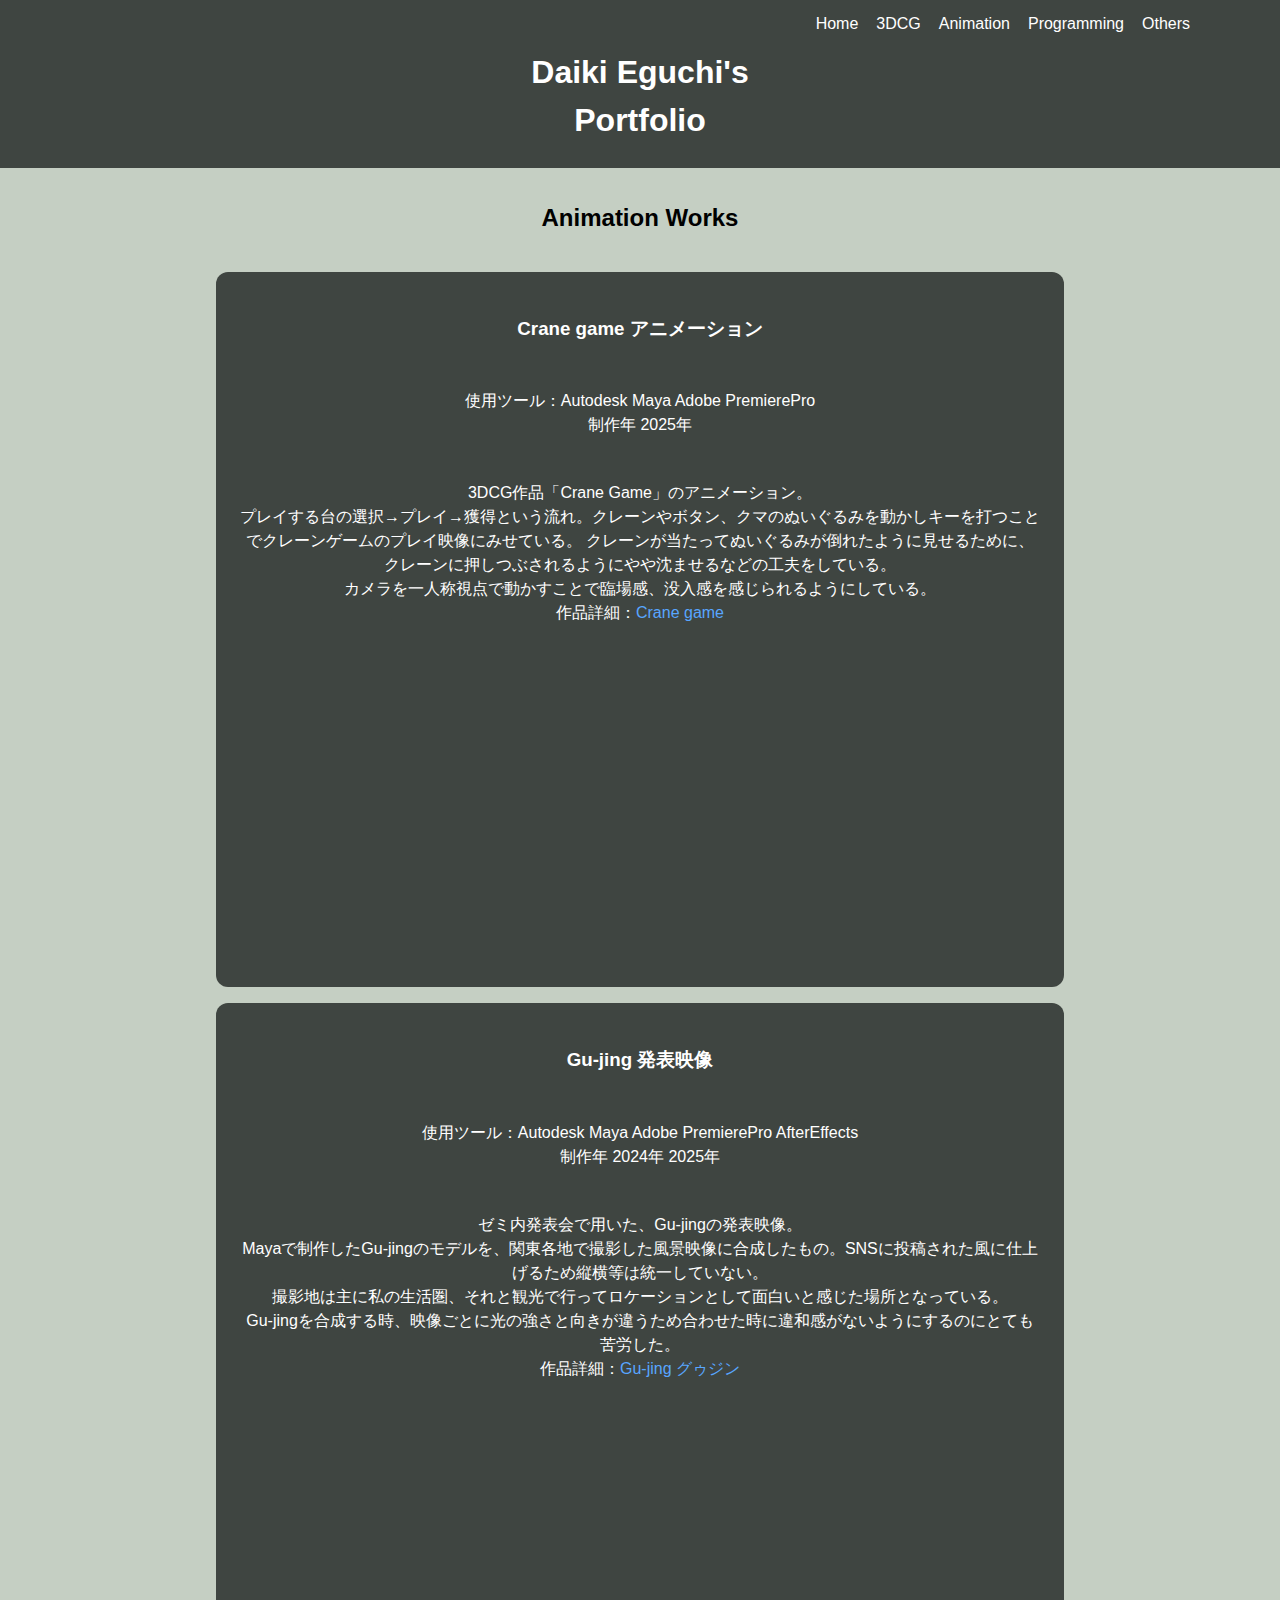
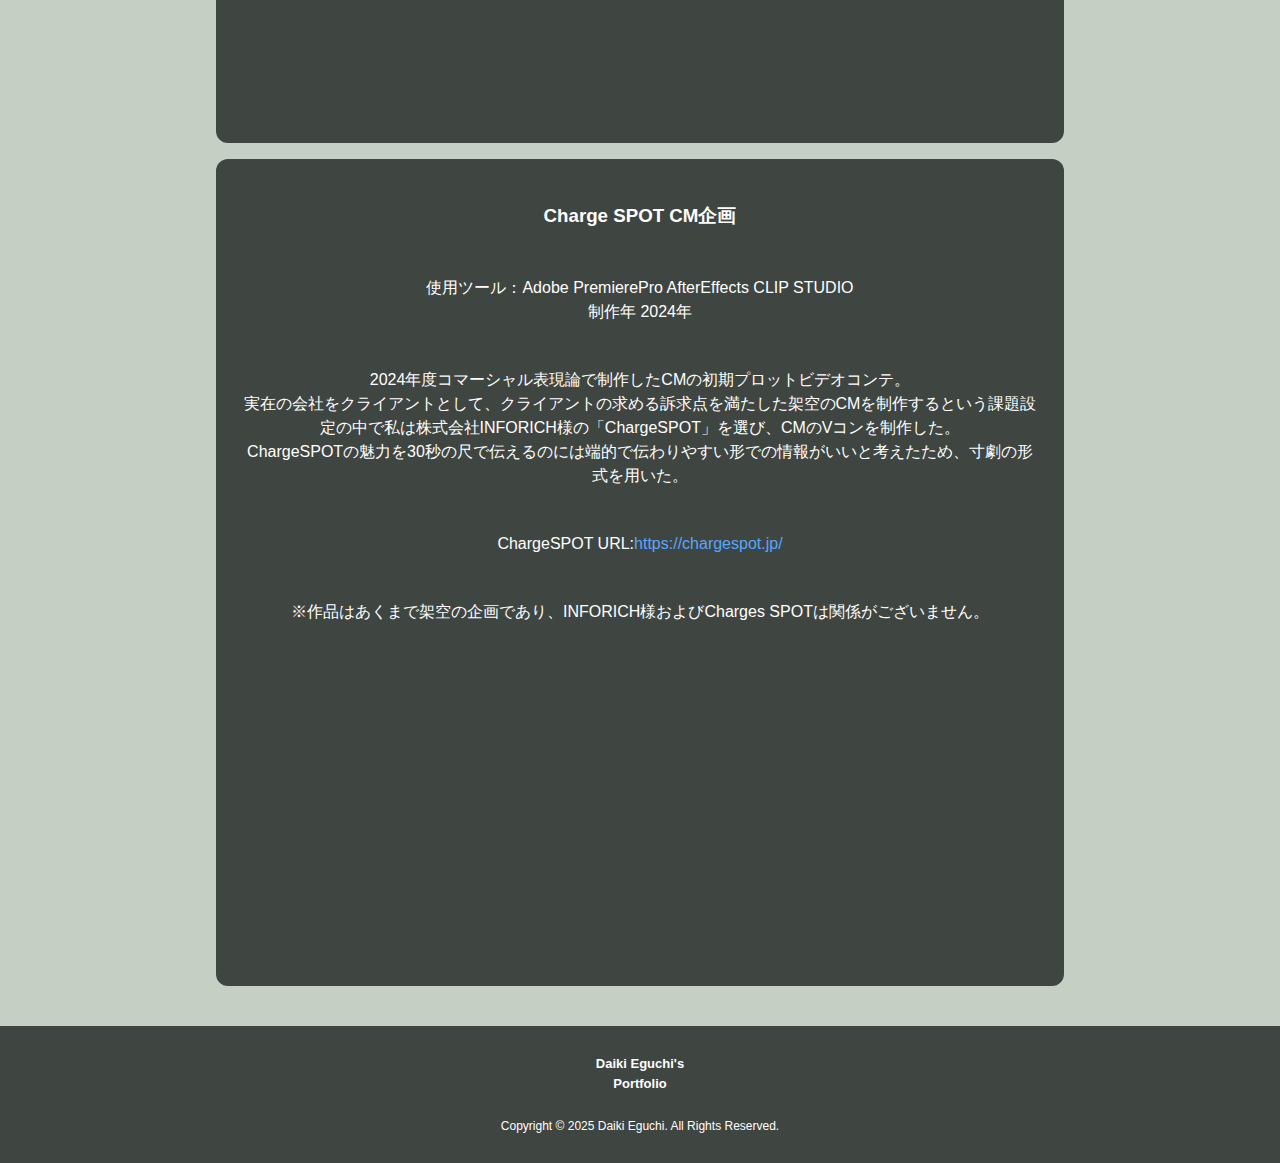
<file: category_animation.html>
<!DOCTYPE html>
<html lang="ja">
<head>
  <meta charset="utf-8">
  <meta name="viewport" content="width=device-width,initial-scale=1.0">
  <title>Portfolio</title>
  <link rel="stylesheet" href="category_mov_pro.css">
</head>
<body>
  <header>
    <div class="header-inner">
      <!-- ロゴ(機能していないけどハンバーガーが安定するので放置) -->
       <div id="logo"></div>

       <!-- デスクトップ用ナビ -->
        <nav id="desktop-nav" class="desktop-only" aria-label="Primary">
          <ul>
            <li><a href="index.html">Home</a></li>
            <li><a href="category_3DCG.html">3DCG</a></li>
            <li><a href="category_animation.html">Animation</a></li>
            <li><a href="category_Programming.html">Programming</a></li>
            <li><a href="category_others.html">Others</a></li>
          </ul>
        </nav>

        <!-- モバイル用ハンバーガー -->
         <div id="menubar-mobile" class="mobile-only" aria-hidden="false">
          <div class="nav">
            <!-- チェックボックス（視覚的には隠す） -->
             <input id="drawer_input" class="drawer_hidden" type="checkbox" aria-controls="mobile-menu" aria-label="Toggle menu" />
             <!-- ラベル（ハンバーガー） -->
              <label for="drawer_input" class="drawer_open" aria-hidden="true"><span></span></label>

              <!-- スライドメニュー本体 -->
               <nav id="mobile-menu" class="nav_content" aria-label="Mobile navigation">
                <ul class="nav_list">
                  <li class="nav_item"><a href="index.html">Home</a></li>
                  <li class="nav_item"><a href="category_3DCG.html">3DCG</a></li>
                  <li class="nav_item"><a href="category_animation.html">Animation</a></li>
                  <li class="nav_item"><a href="category_Programming.html">Programming</a></li>
                  <li class="nav_item"><a href="category_others.html">Others</a></li>
                </ul>
              </nav>
            </div>
          </div>
        </div>

    <!-- ヘッダーテキスト（下段） -->
    <div id="header-catch" style="text-align:center; padding: 12px 0; color: var(--primary-color);">
      
      <a href="index.html" target="_blank" rel="noopener noreferrer">
        <h1 style="margin:0;">Daiki Eguchi's<br>Portfolio</h1>
      </a>

    </div>
  </header>

  <main>

    <h2 style="text-align:center; margin-top:8px;">Animation Works</h2>

    <div id="main-image">


      <div id="">
        <div class="example2">
          <h3>Crane game アニメーション</h3>
          <p>使用ツール：Autodesk Maya  Adobe PremierePro <br>制作年 2025年</p>
          <p>3DCG作品「Crane Game」のアニメーション。
            <br>プレイする台の選択→プレイ→獲得という流れ。クレーンやボタン、クマのぬいぐるみを動かしキーを打つことでクレーンゲームのプレイ映像にみせている。
            クレーンが当たってぬいぐるみが倒れたように見せるために、クレーンに押しつぶされるようにやや沈ませるなどの工夫をしている。
            <br>カメラを一人称視点で動かすことで臨場感、没入感を感じられるようにしている。
            <br>作品詳細：<a style="color: rgb(88, 166, 255);" href="category_3DCG.html#cranegame" rel="noopener noreferrer">Crane game</a>
          </p>
          <iframe src="https://www.youtube.com/embed/zDk9bfF4cYI?si=nQ8MIjf68VR8LhbF" title="YouTube video player" frameborder="0" allow="accelerometer; autoplay; clipboard-write; encrypted-media; gyroscope; picture-in-picture; web-share" referrerpolicy="strict-origin-when-cross-origin" allowfullscreen></iframe>
        </div>
      </div>


      <div id="">
        <div class="example2">
          <h3>Gu-jing 発表映像</h3>
          <p>使用ツール：Autodesk Maya  Adobe PremierePro  AfterEffects <br>制作年 2024年 2025年</p>
          <p>ゼミ内発表会で用いた、Gu-jingの発表映像。
            <br>Mayaで制作したGu-jingのモデルを、関東各地で撮影した風景映像に合成したもの。SNSに投稿された風に仕上げるため縦横等は統一していない。
            <br>撮影地は主に私の生活圏、それと観光で行ってロケーションとして面白いと感じた場所となっている。
            <br>Gu-jingを合成する時、映像ごとに光の強さと向きが違うため合わせた時に違和感がないようにするのにとても苦労した。
            <a href="category_3DCG.html#gujing" target="Gujing" rel=""></a>
            <br>作品詳細：<a style="color: rgb(88, 166, 255);" href="category_3DCG.html#gujing" rel="noopener noreferrer">Gu-jing グゥジン</a>
          </p>
          <iframe src="https://www.youtube.com/embed/k4XNN7OgxIA?si=cHuudUdh4eAz71bz" title="YouTube video player" frameborder="0" allow="accelerometer; autoplay; clipboard-write; encrypted-media; gyroscope; picture-in-picture; web-share" referrerpolicy="strict-origin-when-cross-origin" allowfullscreen></iframe>
        </div>
      </div>
    
      <div id="CM">
        <div class="example2">
          <h3>Charge SPOT CM企画</h3>
          <p>使用ツール：Adobe PremierePro  AfterEffects  CLIP STUDIO <br>制作年 2024年</p>
          <p>2024年度コマーシャル表現論で制作したCMの初期プロットビデオコンテ。
            <br>実在の会社をクライアントとして、クライアントの求める訴求点を満たした架空のCMを制作するという課題設定の中で私は株式会社INFORICH様の「ChargeSPOT」を選び、CMのVコンを制作した。
            <br>ChargeSPOTの魅力を30秒の尺で伝えるのには端的で伝わりやすい形での情報がいいと考えたため、寸劇の形式を用いた。
          </p>
          <p>ChargeSPOT URL:<a style="color: rgb(88, 166, 255);" href="https://chargespot.jp/" target="_blank" rel="noopener noreferrer">https://chargespot.jp/</a></p>
          <p>※作品はあくまで架空の企画であり、INFORICH様およびCharges SPOTは関係がございません。</p>
          <iframe src="https://www.youtube.com/embed/wlOeylnxLII?si=QKxOfwOb4oaokv30" title="YouTube video player" frameborder="0" allow="accelerometer; autoplay; clipboard-write; encrypted-media; gyroscope; picture-in-picture; web-share" referrerpolicy="strict-origin-when-cross-origin" allowfullscreen></iframe>
        </div>
      </div>
    </div>

  </main>

  <footer>
    <div id="footer-main" style="max-width:1100px;margin:0 auto; padding:8px 16px;">
      <div id="footer-title">Daiki Eguchi's<br>Portfolio</div>
    </div>
    <div id="footer-sub" style="text-align:center; padding:8px 0; font-size:12px;">Copyright © 2025 Daiki Eguchi. All Rights Reserved.</div>
  </footer>
</body>
</html>
</file>
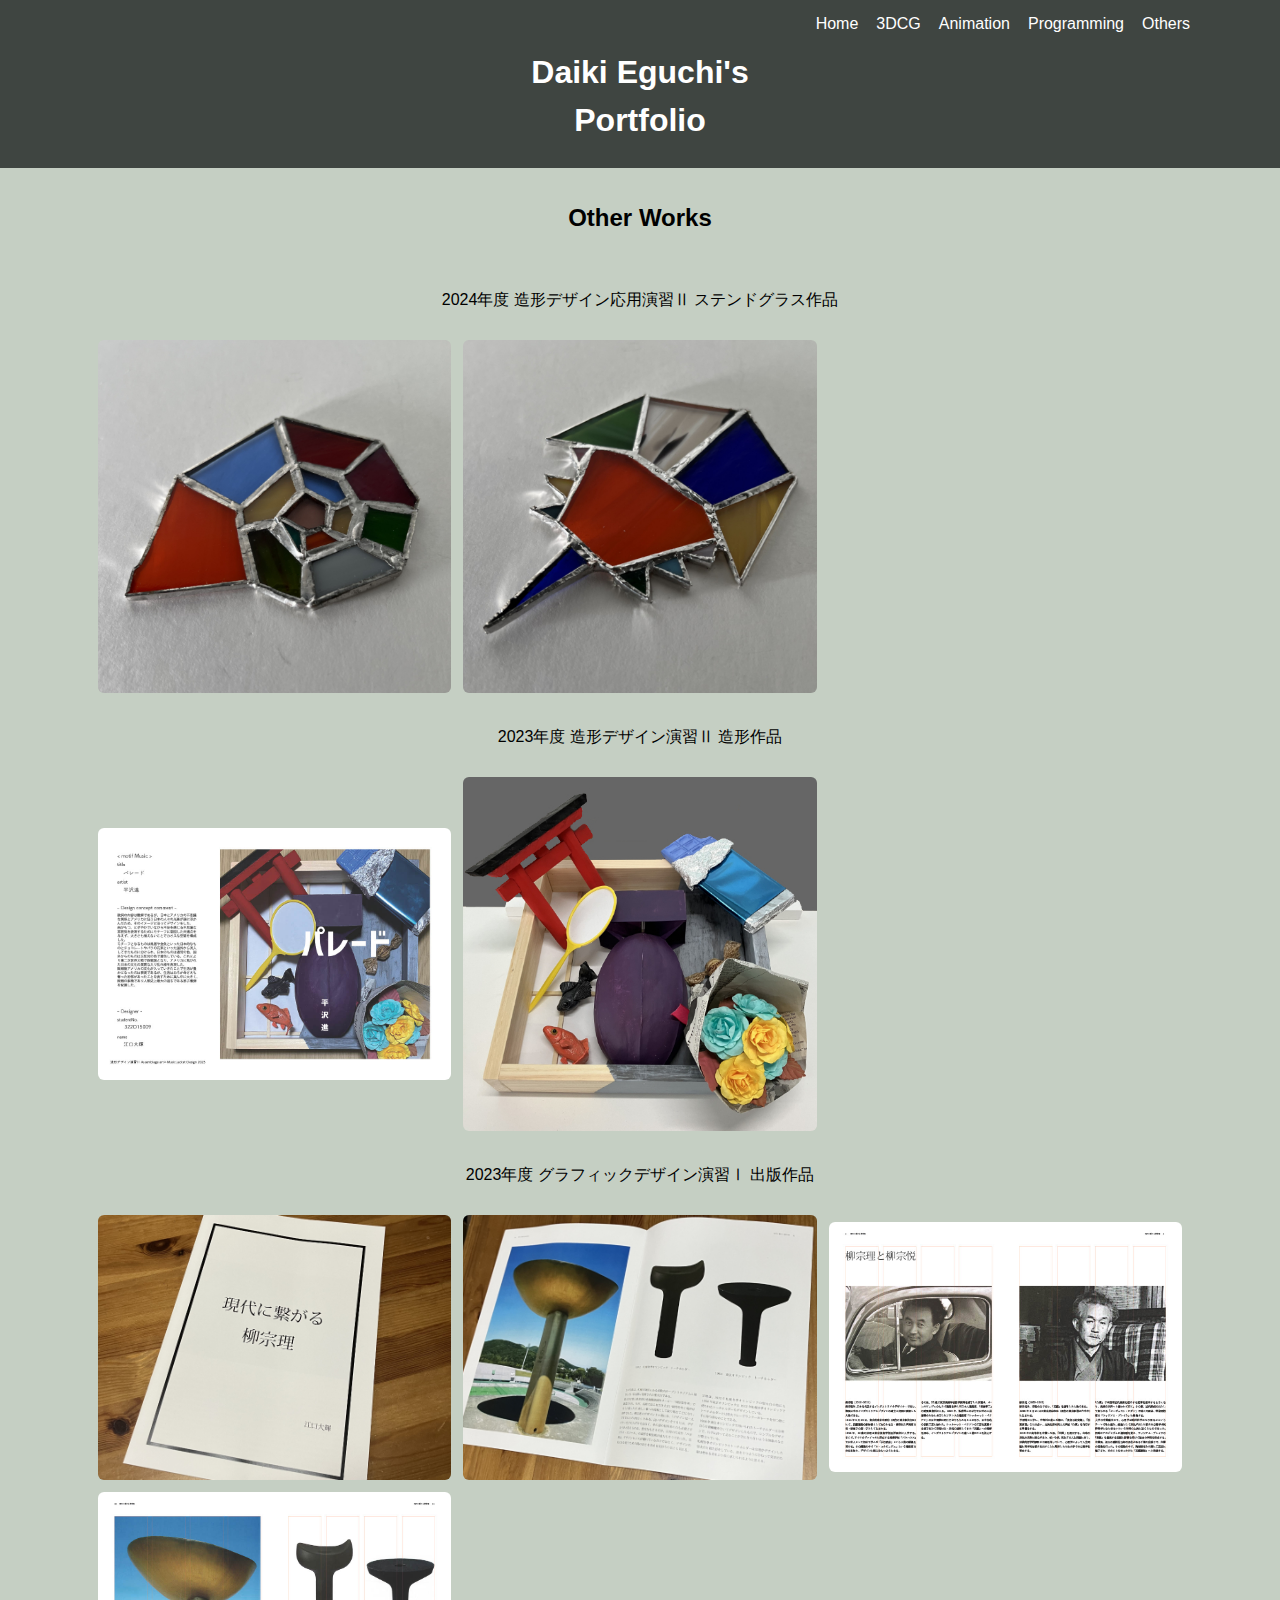
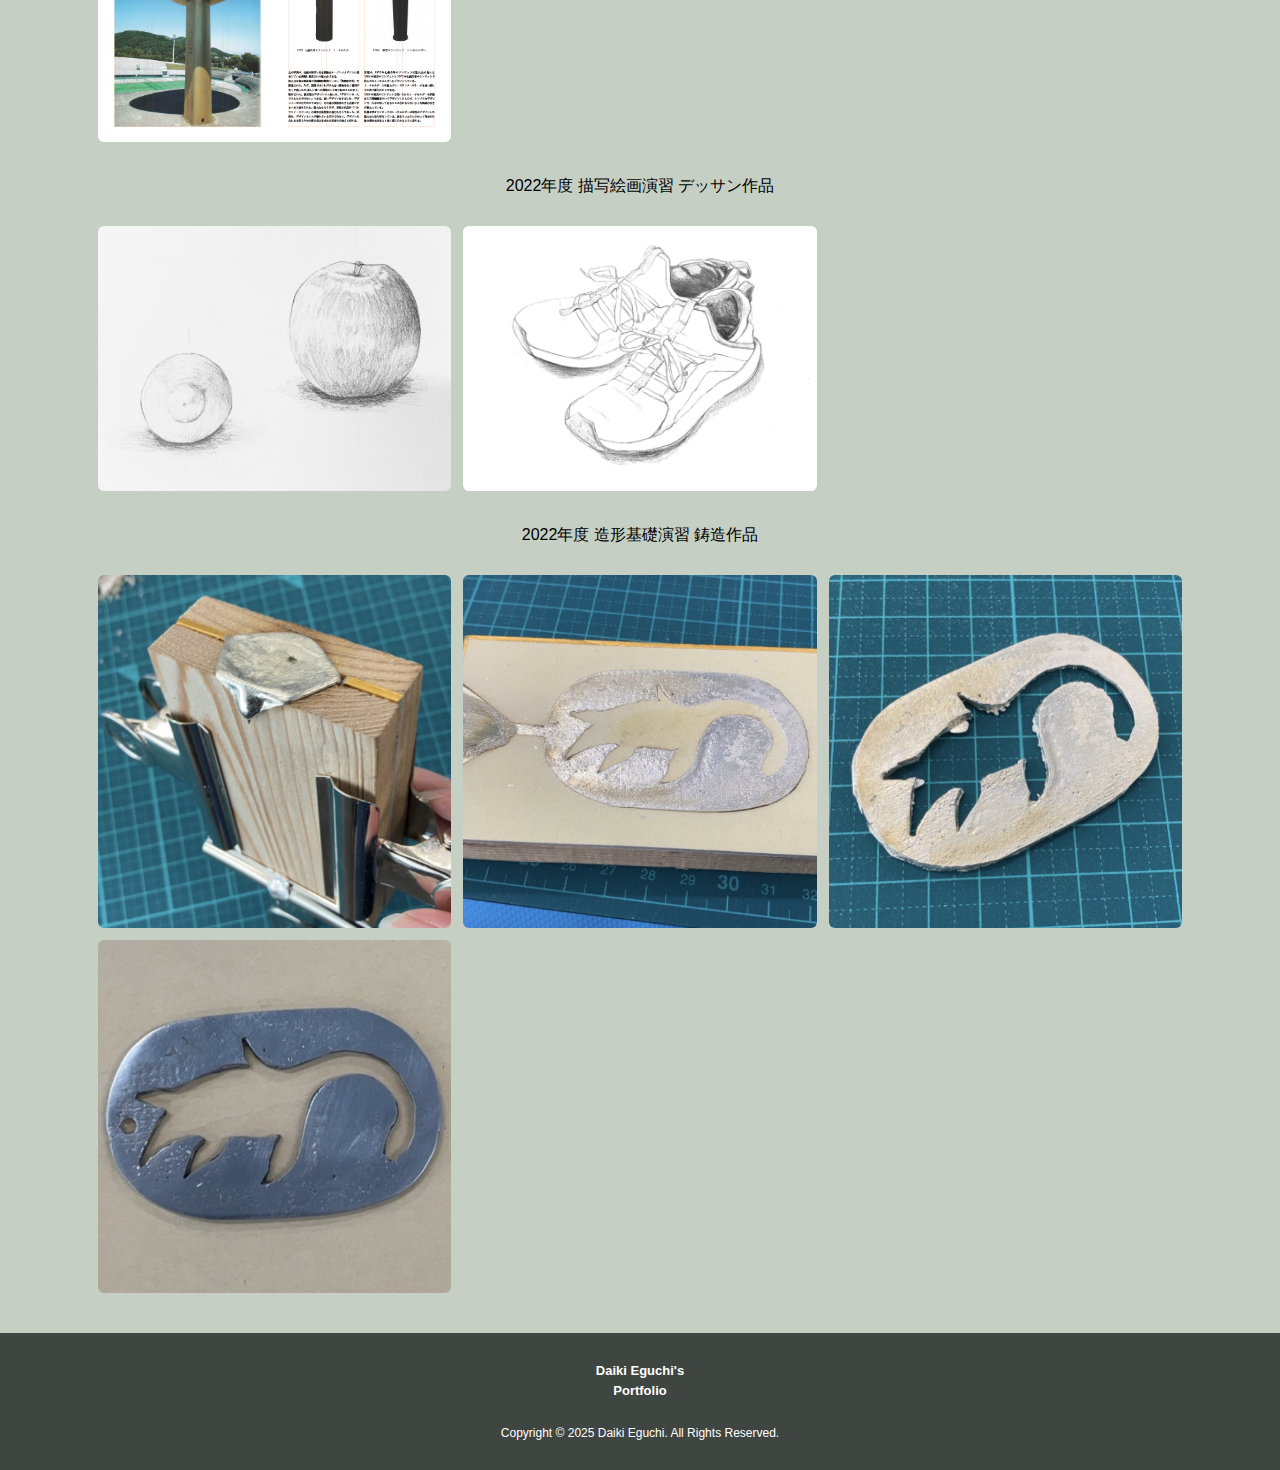
<file: category_others.html>
<!DOCTYPE html>
<html lang="ja">
<head>
  <meta charset="utf-8">
  <meta name="viewport" content="width=device-width,initial-scale=1.0">
  <title>Portfolio</title>
  <link rel="stylesheet" href="category_all.css">
</head>
<body>
  <header>
    <div class="header-inner">
      <!-- ロゴ(機能していないけどハンバーガーが安定するので放置) -->
       <div id="logo"></div>

       <!-- デスクトップ用ナビ -->
        <nav id="desktop-nav" class="desktop-only" aria-label="Primary">
          <ul>
            <li><a href="index.html">Home</a></li>
            <li><a href="category_3DCG.html">3DCG</a></li>
            <li><a href="category_animation.html">Animation</a></li>
            <li><a href="category_Programming.html">Programming</a></li>
            <li><a href="category_others.html">Others</a></li>
          </ul>
        </nav>

        <!-- モバイル用ハンバーガー -->
         <div id="menubar-mobile" class="mobile-only" aria-hidden="false">
          <div class="nav">
            <!-- チェックボックス（視覚的には隠す） -->
             <input id="drawer_input" class="drawer_hidden" type="checkbox" aria-controls="mobile-menu" aria-label="Toggle menu" />
             <!-- ラベル（ハンバーガー） -->
              <label for="drawer_input" class="drawer_open" aria-hidden="true"><span></span></label>

              <!-- スライドメニュー本体 -->
               <nav id="mobile-menu" class="nav_content" aria-label="Mobile navigation">
                <ul class="nav_list">
                  <li class="nav_item"><a href="index.html">Home</a></li>
                  <li class="nav_item"><a href="category_3DCG.html">3DCG</a></li>
                  <li class="nav_item"><a href="category_animation.html">Animation</a></li>
                  <li class="nav_item"><a href="category_Programming.html">Programming</a></li>
                  <li class="nav_item"><a href="category_others.html">Others</a></li>
                </ul>
              </nav>
            </div>
          </div>
        </div>

    <!-- ヘッダーテキスト（下段） -->
    <div id="header-catch" style="text-align:center; padding: 12px 0; color: var(--primary-color);">
      
      <a href="index.html" target="_blank" rel="noopener noreferrer">
        <h1 style="margin:0;">Daiki Eguchi's<br>Portfolio</h1>
      </a>

    </div>
  </header>

  <main>

    <h2 style="text-align:center; margin-top:8px;">Other Works</h2>

    <div id="main-image">

      <div id="parade">
        <div class="example2">
          <p>2024年度 造形デザイン応用演習Ⅱ ステンドグラス作品</p>
          <div><img src="./img/glass1.jpg" alt=""></div>
          <div><img src="./img/glass2.jpg" alt=""></div>
        </div>
      </div>


      <div id="parade">
        <div class="example2">
          <p>2023年度 造形デザイン演習Ⅱ 造形作品</p>
          <div><img src="./img/parade1.jpg" alt=""></div>
          <div><img src="./img/parade2.jpg" alt=""></div>
        </div>
      </div>


       <div id="yanagisouri">
        <div class="example2">
          <p>2023年度 グラフィックデザイン演習Ⅰ 出版作品</p>
          <div><img src="./img/yanagisouri1.jpg" alt=""></div>
          <div><img src="./img/yanagisouri2.jpg" alt=""></div>
          <div><img src="./img/yanagisouri3.jpg" alt=""></div>
          <div><img src="./img/yanagisouri4.jpg" alt=""></div> 
        </div>
      </div>

    <div id="drawing">
      <div class="example2">
        <p>2022年度 描写絵画演習 デッサン作品</p>
        <div><img src="./img/kudamono.jpg" alt=""></div>
        <div><img src="./img/kutu.jpg" alt=""></div>      
      </div>
    </div>

    <div id="chuzou">
      <div class="example2">
        <p>2022年度 造形基礎演習 鋳造作品</p>
        <div><img src="./img/chuzou1.jpg" alt=""></div>
        <div><img src="./img/chuzou2.jpg" alt=""></div>
        <div><img src="./img/chuzou3.jpg" alt=""></div>
        <div><img src="./img/chuzou4.jpg" alt=""></div>
      </div>
    </div>

  </main>

  <footer>
    <div id="footer-main" style="max-width:1100px;margin:0 auto; padding:8px 16px;">
      <div id="footer-title">Daiki Eguchi's<br>Portfolio</div>
    </div>
    <div id="footer-sub" style="text-align:center; padding:8px 0; font-size:12px;">Copyright © 2025 Daiki Eguchi. All Rights Reserved.</div>
  </footer>
</body>
</html>
</file>
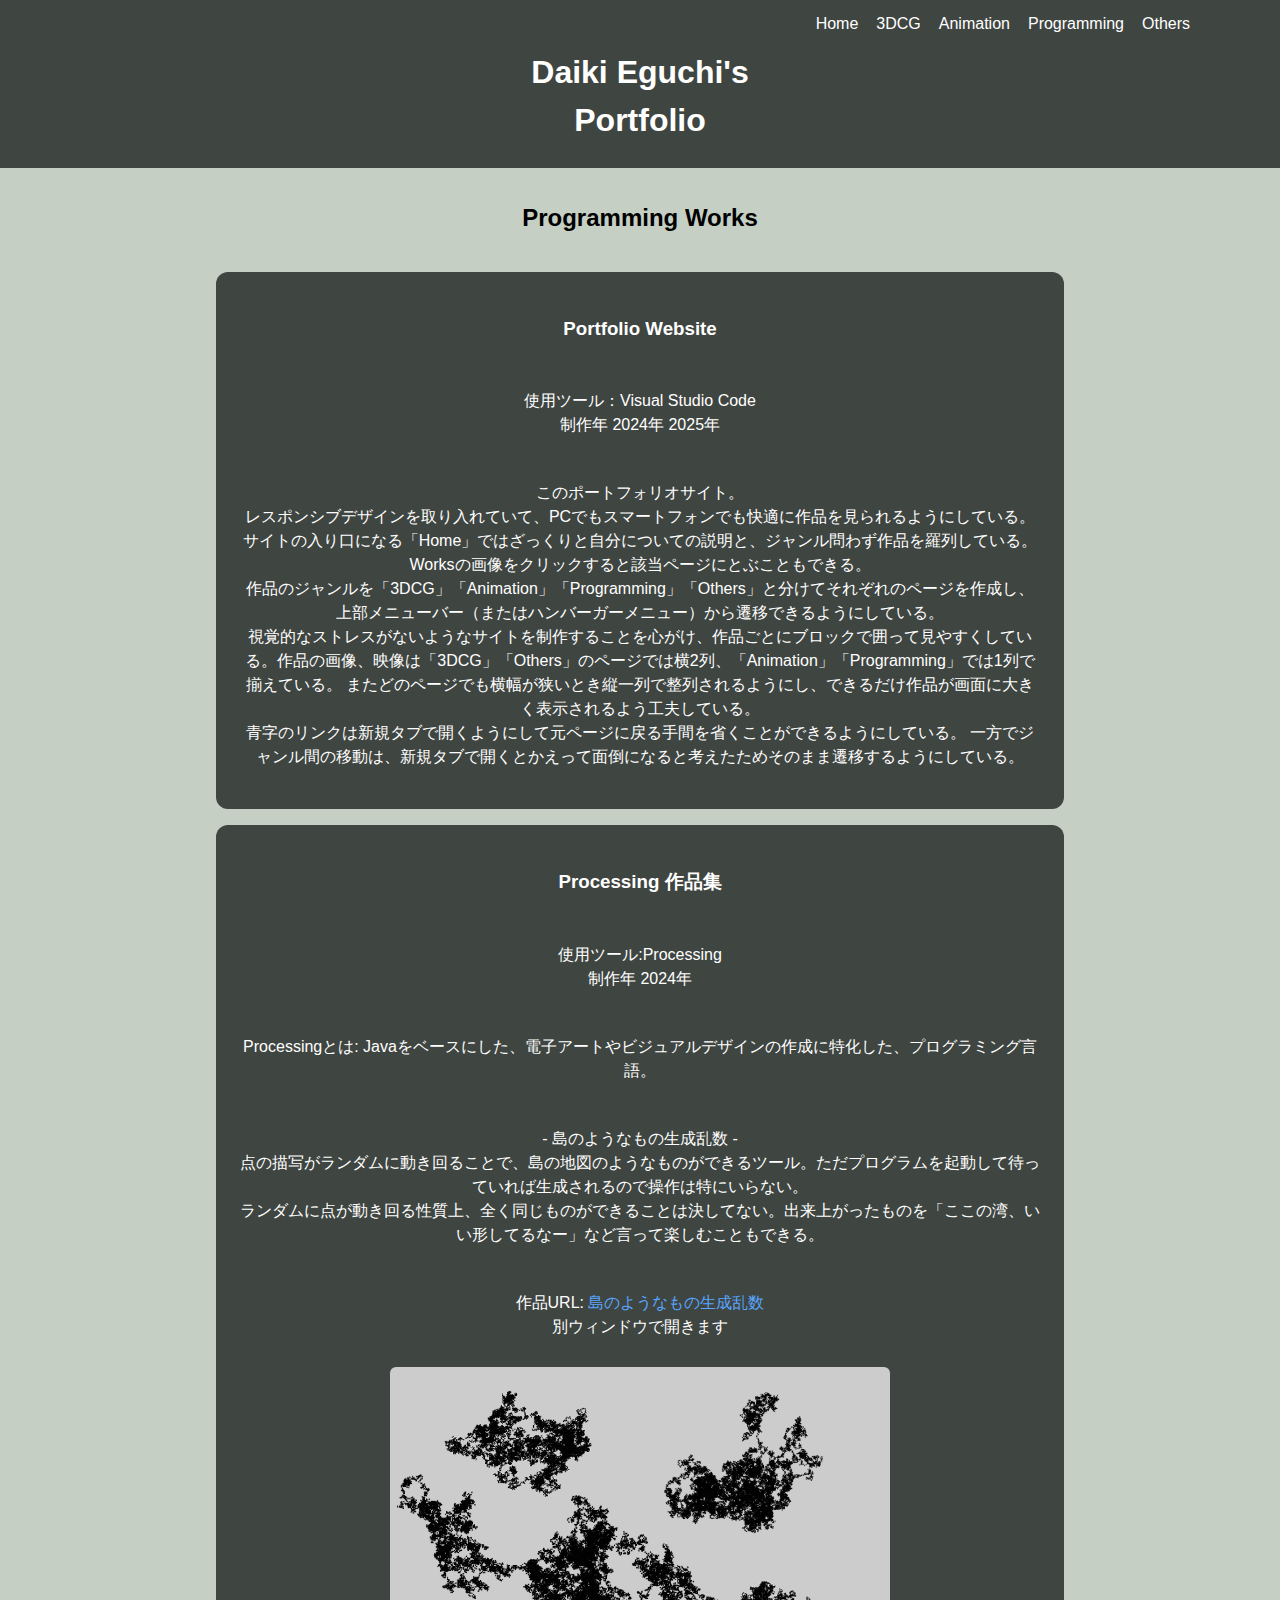
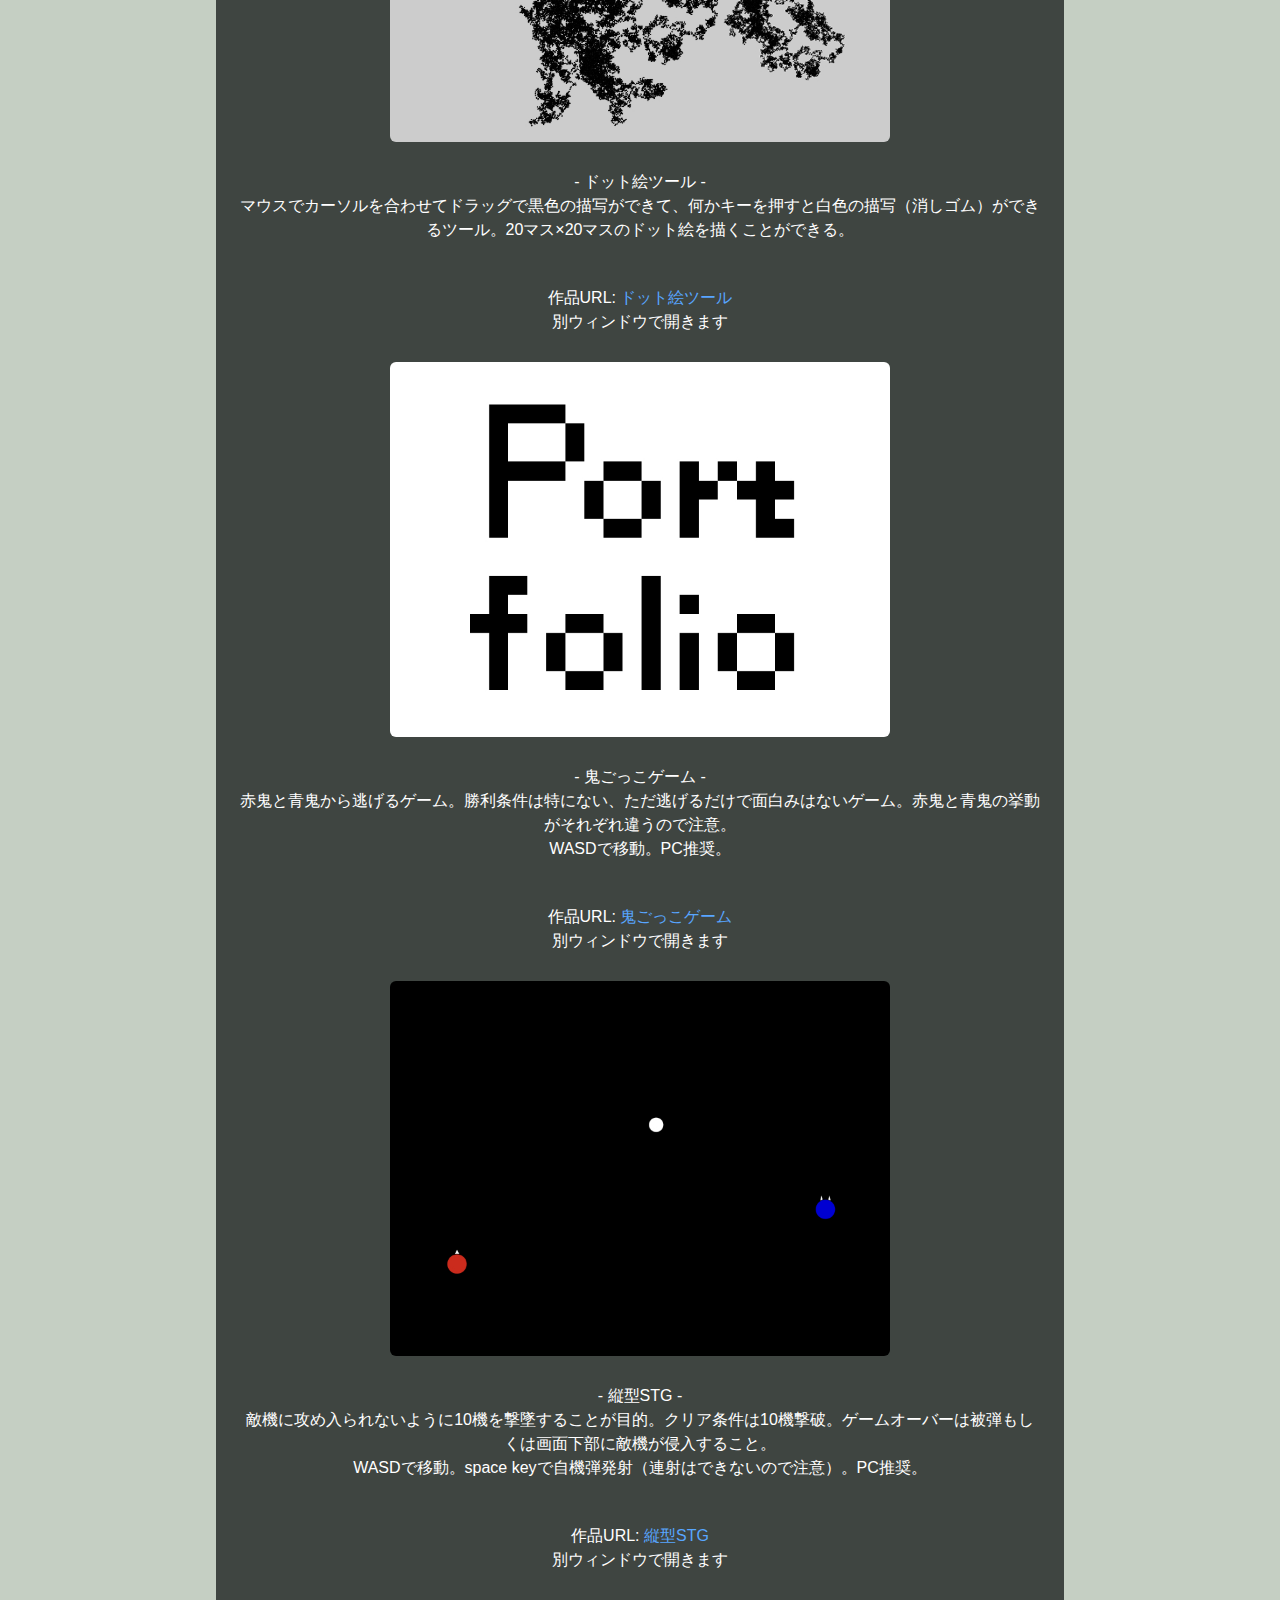
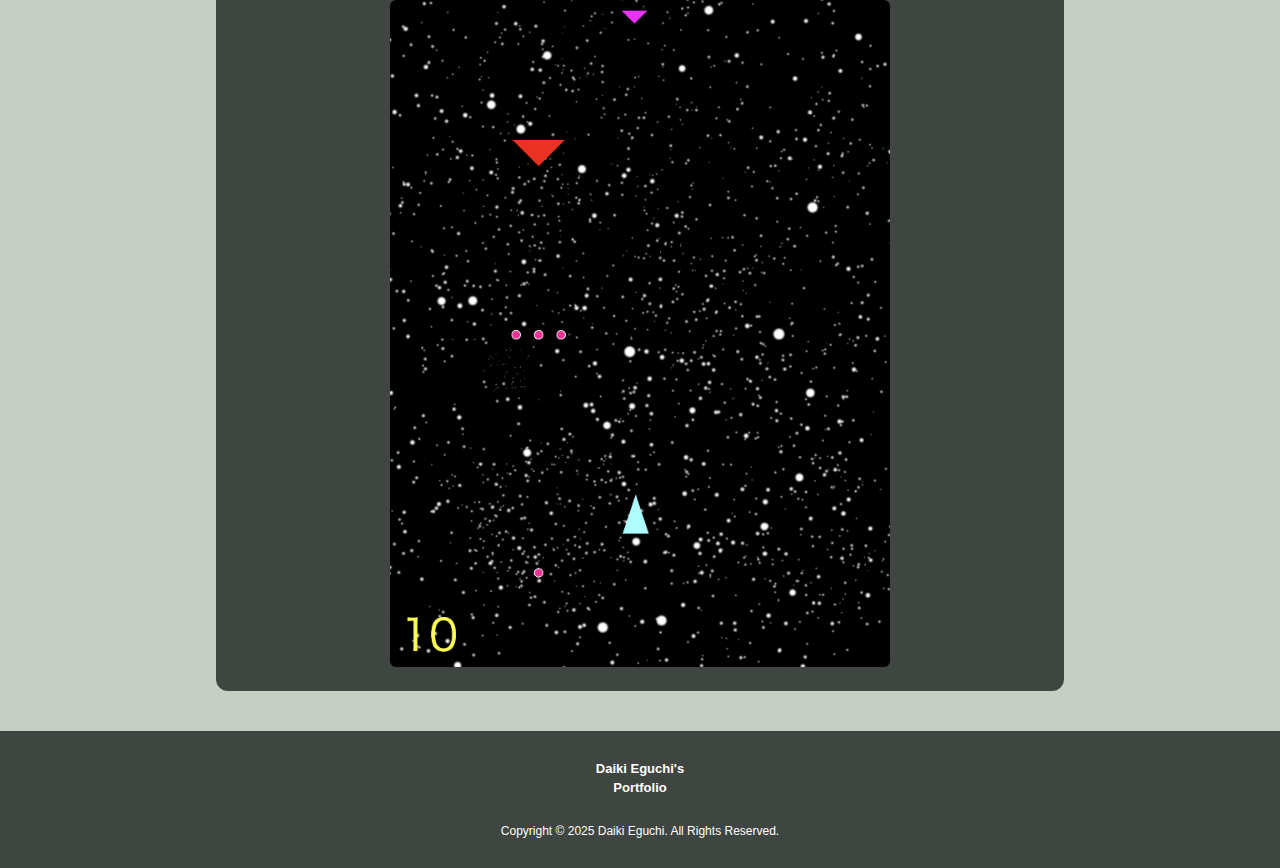
<file: category_Programming.html>
<!DOCTYPE html>
<html lang="ja">
<head>
  <meta charset="utf-8">
  <meta name="viewport" content="width=device-width,initial-scale=1.0">
  <title>Portfolio</title>
  <link rel="stylesheet" href="category_mov_pro.css">
</head>
<body>
  <header>
    <div class="header-inner">
      <!-- ロゴ(機能していないけどハンバーガーが安定するので放置) -->
       <div id="logo"></div>

       <!-- デスクトップ用ナビ -->
        <nav id="desktop-nav" class="desktop-only" aria-label="Primary">
          <ul>
            <li><a href="index.html">Home</a></li>
            <li><a href="category_3DCG.html">3DCG</a></li>
            <li><a href="category_animation.html">Animation</a></li>
            <li><a href="category_Programming.html">Programming</a></li>
            <li><a href="category_others.html">Others</a></li>
          </ul>
        </nav>

        <!-- モバイル用ハンバーガー -->
         <div id="menubar-mobile" class="mobile-only" aria-hidden="false">
          <div class="nav">
            <!-- チェックボックス（視覚的には隠す） -->
             <input id="drawer_input" class="drawer_hidden" type="checkbox" aria-controls="mobile-menu" aria-label="Toggle menu" />
             <!-- ラベル（ハンバーガー） -->
              <label for="drawer_input" class="drawer_open" aria-hidden="true"><span></span></label>

              <!-- スライドメニュー本体 -->
               <nav id="mobile-menu" class="nav_content" aria-label="Mobile navigation">
                <ul class="nav_list">
                  <li class="nav_item"><a href="index.html">Home</a></li>
                  <li class="nav_item"><a href="category_3DCG.html">3DCG</a></li>
                  <li class="nav_item"><a href="category_animation.html">Animation</a></li>
                  <li class="nav_item"><a href="category_Programming.html">Programming</a></li>
                  <li class="nav_item"><a href="category_others.html">Others</a></li>
                </ul>
              </nav>
            </div>
          </div>
        </div>

    <!-- ヘッダーテキスト（下段） -->
    <div id="header-catch" style="text-align:center; padding: 12px 0; color: var(--primary-color);">

      <a href="index.html" target="_blank" rel="noopener noreferrer">
        <h1 style="margin:0;">Daiki Eguchi's<br>Portfolio</h1>
      </a>
      
    </div>
  </header>

  <main>

    <h2 style="text-align:center; margin-top:8px;">Programming Works</h2>

    <div id="main-image">

    <div id="">
      <div class="example2">
        <h3>Portfolio Website</h3>
       <p>使用ツール：Visual Studio Code <br>制作年 2024年 2025年</p>
        <p>このポートフォリオサイト。
          <br>レスポンシブデザインを取り入れていて、PCでもスマートフォンでも快適に作品を見られるようにしている。
          <br>サイトの入り口になる「Home」ではざっくりと自分についての説明と、ジャンル問わず作品を羅列している。
          Worksの画像をクリックすると該当ページにとぶこともできる。
          <br>作品のジャンルを「3DCG」「Animation」「Programming」「Others」と分けてそれぞれのページを作成し、上部メニューバー（またはハンバーガーメニュー）から遷移できるようにしている。
          <br>視覚的なストレスがないようなサイトを制作することを心がけ、作品ごとにブロックで囲って見やすくしている。作品の画像、映像は「3DCG」「Others」のページでは横2列、「Animation」「Programming」では1列で揃えている。
          またどのページでも横幅が狭いとき縦一列で整列されるようにし、できるだけ作品が画面に大きく表示されるよう工夫している。
          <br>青字のリンクは新規タブで開くようにして元ページに戻る手間を省くことができるようにしている。
          一方でジャンル間の移動は、新規タブで開くとかえって面倒になると考えたためそのまま遷移するようにしている。
        </p>
      </div>
    </div>

    <div id="">
      <div class="example2">
        <h3>Processing 作品集</h3>
        <p>使用ツール:Processing <br>制作年 2024年</p>
        <p>Processingとは: Javaをベースにした、電子アートやビジュアルデザインの作成に特化した、プログラミング言語。</p>

        <p>- 島のようなもの生成乱数 -
          <br>点の描写がランダムに動き回ることで、島の地図のようなものができるツール。ただプログラムを起動して待っていれば生成されるので操作は特にいらない。
          <br>ランダムに点が動き回る性質上、全く同じものができることは決してない。出来上がったものを「ここの湾、いい形してるなー」など言って楽しむこともできる。
        </p>
        <p>作品URL:<a style="color: rgb(88, 166, 255);" href="processing_data/processing01.html"onclick="window.open('processing_data/processing01.html', '島のようなもの生成乱数','width=960,height=960,noopener'); return false;">
          島のようなもの生成乱数</a><br>別ウィンドウで開きます
        </p>
        <div><img src="./img/simaransu.jpg" alt=""></div>


        <p>- ドット絵ツール -
          <br>マウスでカーソルを合わせてドラッグで黒色の描写ができて、何かキーを押すと白色の描写（消しゴム）ができるツール。20マス×20マスのドット絵を描くことができる。
        </p>
        <p>作品URL:<a style="color: rgb(88, 166, 255);" href="processing_data/processing01.html"onclick="window.open('processing_data/processing02.html', 'ドット絵ツール','width=500,height=500,noopener'); return false;">
          ドット絵ツール</a><br>別ウィンドウで開きます
        </p>
        <div><img src="./img/dot.jpg" alt=""></div>


        <p>- 鬼ごっこゲーム -
          <br>赤鬼と青鬼から逃げるゲーム。勝利条件は特にない、ただ逃げるだけで面白みはないゲーム。赤鬼と青鬼の挙動がそれぞれ違うので注意。
          <br>WASDで移動。PC推奨。
        </p>
        <p>作品URL:<a style="color: rgb(88, 166, 255);" href="processing_data/processing03.html"onclick="window.open('processing_data/processing03.html', '	鬼ごっこゲーム','width=1400,height=800,noopener'); return false;">
          鬼ごっこゲーム</a><br>別ウィンドウで開きます
        </p>
        <div><img src="./img/onigokko.jpg" alt=""></div>
        

        <p>- 縦型STG -
          <br>敵機に攻め入られないように10機を撃墜することが目的。クリア条件は10機撃破。ゲームオーバーは被弾もしくは画面下部に敵機が侵入すること。
          <br>WASDで移動。space keyで自機弾発射（連射はできないので注意）。PC推奨。
        </p>
        <p>作品URL:<a style="color: rgb(88, 166, 255);" href="processing_data/processing04.html"onclick="window.open('processing_data/processing04.html', '縦型STG','width=600,height=800,noopener'); return false;">
          縦型STG</a><br>別ウィンドウで開きます
        </p>
        <div><img src="./img/STG.jpg" alt=""></div>

        
      </div>
    </div>

  </main>

  <footer>
    <div id="footer-main" style="max-width:1100px;margin:0 auto; padding:8px 16px;">
      <div id="footer-title">Daiki Eguchi's<br>Portfolio</div>
    </div>
    <div id="footer-sub" style="text-align:center; padding:8px 0; font-size:12px;">Copyright © 2025 Daiki Eguchi. All Rights Reserved.</div>
  </footer>
</body>
</html>
</file>
<file: category_mov_pro.css>
* { box-sizing: border-box; }
html, body { height: 100%; }
body {
  margin: 0;
  font-family: -apple-system, BlinkMacSystemFont, "Segoe UI", Roboto, "Hiragino Kaku Gothic ProN", "Noto Sans JP", sans-serif;
  background: var(--secondary-bg, #c5cfc3);
  color: var(--secondary-color, #000);
  line-height: 1.5;
}

/* --- カスタムプロパティ --- */
:root{
  --primary-bg:#3f4541;
  --secondary-bg:#c5cfc3;
  --teritiary-color:#EF6D58;
  --primary-color:#ffffff;
  --secondary-color:#000000;
  --padding-default:24px;
  --padding-narrow:12px;
  --padding-footer:24px;
}

/* --- メディア要素 / 画像 --- */
img, video {
  max-width: 100%;
  height: auto;
  display: block;
}

/* --- 汎用アンカー --- */
a { color: inherit; text-decoration: none; }

/* ---------------------------
   ヘッダー / ナビ
   --------------------------- */
header {
  background: var(--primary-bg);
  color: var(--primary-color);
  padding: 12px 16px;
}

.header-inner {
  max-width: 1100px;
  margin: 0 auto;
  display: flex;
  align-items: center;
  justify-content: space-between;
  gap: 16px;
}

/* --- モバイル / デスクトップ切替 --- */
.mobile-only { display: block; }
.desktop-only { display: none; }

/* --- ハンバーガー --- */
.drawer_hidden {
  position: absolute !important;
  width: 1px; height: 1px;
  margin: -1px; padding: 0;
  overflow: hidden; clip: rect(0 0 0 0); border: 0;
}
.drawer_open {
  display: inline-flex;
  align-items: center;
  justify-content: center;
  width: 44px; height: 44px;
  cursor: pointer;
  z-index: 400;
  position: relative;
}
.drawer_open span,
.drawer_open span::before,
.drawer_open span::after {
  display: block;
  width: 24px; height: 3px;
  border-radius: 3px;
  background: var(--primary-color);
  transition: transform 0.25s ease, opacity 0.25s ease, top 0.25s ease;
  position: relative;
}
.drawer_open span::before,
.drawer_open span::after {
  content: "";
  position: absolute;
  left: 0;
}
.drawer_open span::before { top: -8px; }
.drawer_open span::after  { top: 8px; }
#drawer_input:checked + .drawer_open span {
  background: transparent;
}
#drawer_input:checked + .drawer_open span::before {
  transform: translateY(8px) rotate(45deg);
  top: 0;
}
#drawer_input:checked + .drawer_open span::after {
  transform: translateY(-8px) rotate(-45deg);
  top: 0;
}

/* --- スライドメニュー（モバイル） --- */
.nav_content {
  position: fixed;
  top: 0; right: 0;
  width: 80%; max-width: 360px;
  height: 100%;
  background: var(--primary-bg);
  color: var(--primary-color);
  transform: translateX(100%);
  transition: transform 0.35s ease;
  z-index: 350;
  padding: 72px 20px 20px;
  overflow-y: auto;
  -webkit-overflow-scrolling: touch;
}
#drawer_input:checked ~ .nav_content {
  transform: translateX(0);
}
.nav_list {
  list-style: none;
  padding: 0; margin: 0;
}
.nav_list li {
  margin-bottom: 16px;
  font-size: 18px;
}
.nav_list a { color: var(--primary-color); }

/* --- デスクトップメニュー --- */
#desktop-nav ul {
  list-style: none;
  padding: 0; margin: 0;
  display: flex; gap: 18px; align-items: center;
}
#desktop-nav li { margin: 0; }
#desktop-nav a { color: var(--primary-color); }

/* ---------------------------
   メイン
   --------------------------- */
main {
  background: var(--secondary-bg);
  padding: 24px 16px;
}
#main-about {
  max-width: 1100px;
  margin: 0 auto 32px;
  padding: 12px;
  background: transparent;
  text-align: center;        /* 中央寄せ */
  display: flex;
  justify-content: center;   /* フレックス中央 */
  
}

/* #main-about-image 削除済み → テキストのみ調整 */
#main-about-text {
  padding: 8px 0;
  max-width: 600px;          /* 幅を制限して読みやすく */
  margin: 0 auto;
}

#main-image {
  display: flex;
  flex-wrap: wrap;
  justify-content: center;
  gap: 16px;
  padding: 16px 0;
}
#main-image img,
#main-image video {
  max-width: 100%;
  height: auto;
  display: block;
  border-radius: 6px;
}

.example2 {
  display: grid;
  grid-template-columns: repeat(1, 1fr);
  gap: 16px;
  justify-items: center;
  align-items: center;
  background: var(--primary-bg);
  padding: 24px;
  margin: 40px auto;
  max-width: 600px;     
  border-radius: 12px;
}
.example2 > div,
.example2 > .vid_contents {
  width: 100%;
  max-width: 500px;
}
.example2 p {
  grid-column: 1 / -1;
  text-align: center;
  color:var(--primary-color);
  width: auto;
  max-width: 800px;
}

.example2 h3 {
  grid-column: 1 / -1;
  text-align: center;
  color:var(--primary-color);
}

iframe{
  margin: 10% auto;
  width: 100%;
  height: 100%;
  max-width: 500px;
  border-radius: 6px;
}


/* PC: 横並び */
@media(min-width: 768px){
  .mobile-only { display: none; }
  .desktop-only { display: block; }

  header .header-inner { display: flex; align-items: center; }

  #main-about {
    display: flex;
    align-items: flex-start; /* ← 上揃え */
    gap: 24px;
    padding: 28px;
  }
  #main-about-text {
    width: 100%;
    padding: 0;
  }

  #main-latestwork-images {
    display: flex;
    gap: 16px;
  }
  .main-latestwork {
    flex: 1 1 0;
    position: relative;
  }
  .main-latestwork img {
    display: block;
    width: 100%; height: auto;
  }

  #footer-main {
    flex-direction: row;
    justify-content: center;
    align-items: center;
    gap: 32px;
  }
  #footer-title { flex: 0 0 auto; text-align: center; }
  #footer-menus, #footer-sns { flex: 0 0 auto; }
}

/* ---------------------------
   Works セクション
   --------------------------- */
.example2 {
  display: grid;
  grid-template-columns: 1fr;
  gap: 12px;
  max-width: 1100px;
  margin: 0 auto;
}


.example2 > * { background: transparent; }
@media(min-width: 900px){
  .example2 { grid-template-columns: repeat(1, 1fr); }
}

/* ---------------------------
   フッター
   --------------------------- */
footer {
  background: var(--primary-bg);
  color: var(--primary-color);
  padding: 20px 16px;
  font-size: 13px;
}
#footer-title { font-weight: bold; text-align: center; margin-bottom: 8px; }

/* ---------------------------
   追加微調整
   --------------------------- */
.work-genre {
  position: absolute;
  bottom: 60px; left: 12px;
  background: white;
  color: var(--secondary-color);
  font-size: 12px;
  padding: 4px 12px;
  border-radius: 20px;
}
.work-title {
  position: absolute;
  bottom: 18px; left: 12px;
  font-weight: bold;
  color: var(--primary-color);
}
@media(max-width: 420px){
  header { padding: 10px; }
  .drawer_open { width: 40px; height: 40px; }
  .drawer_open span, .drawer_open span::before, .drawer_open span::after { width: 20px; }
}
</file>
<file: category_all.css>
* { box-sizing: border-box; }
html, body { height: 100%; }
body {
  margin: 0;
  font-family: -apple-system, BlinkMacSystemFont, "Segoe UI", Roboto, "Hiragino Kaku Gothic ProN", "Noto Sans JP", sans-serif;
  background: var(--secondary-bg, #c5cfc3);
  color: var(--secondary-color, #000);
  line-height: 1.5;
}

/* --- カスタムプロパティ --- */
:root{
  --primary-bg:#3f4541;
  --secondary-bg:#c5cfc3;
  --teritiary-color:#EF6D58;
  --primary-color:#ffffff;
  --secondary-color:#000000;
  --padding-default:24px;
  --padding-narrow:12px;
  --padding-footer:24px;
}

/* --- メディア要素 / 画像 --- */
img, video {
  max-width: 100%;
  height: auto;
  display: block;
}

/* --- 汎用アンカー --- */
a { color: inherit; text-decoration: none; }

/* ---------------------------
   ヘッダー / ナビ
   --------------------------- */
header {
  background: var(--primary-bg);
  color: var(--primary-color);
  padding: 12px 16px;
}

.header-inner {
  max-width: 1100px;
  margin: 0 auto;
  display: flex;
  align-items: center;
  justify-content: space-between;
  gap: 16px;
}

/* --- モバイル / デスクトップ切替 --- */
.mobile-only { display: block; }
.desktop-only { display: none; }

/* --- ハンバーガー --- */
.drawer_hidden {
  position: absolute !important;
  width: 1px; height: 1px;
  margin: -1px; padding: 0;
  overflow: hidden; clip: rect(0 0 0 0); border: 0;
}
.drawer_open {
  display: inline-flex;
  align-items: center;
  justify-content: center;
  width: 44px; height: 44px;
  cursor: pointer;
  z-index: 400;
  position: relative;
}
.drawer_open span,
.drawer_open span::before,
.drawer_open span::after {
  display: block;
  width: 24px; height: 3px;
  border-radius: 3px;
  background: var(--primary-color);
  transition: transform 0.25s ease, opacity 0.25s ease, top 0.25s ease;
  position: relative;
}
.drawer_open span::before,
.drawer_open span::after {
  content: "";
  position: absolute;
  left: 0;
}
.drawer_open span::before { top: -8px; }
.drawer_open span::after  { top: 8px; }
#drawer_input:checked + .drawer_open span {
  background: transparent;
}
#drawer_input:checked + .drawer_open span::before {
  transform: translateY(8px) rotate(45deg);
  top: 0;
}
#drawer_input:checked + .drawer_open span::after {
  transform: translateY(-8px) rotate(-45deg);
  top: 0;
}

/* --- スライドメニュー（モバイル） --- */
.nav_content {
  position: fixed;
  top: 0; right: 0;
  width: 80%; max-width: 360px;
  height: 100%;
  background: var(--primary-bg);
  color: var(--primary-color);
  transform: translateX(100%);
  transition: transform 0.35s ease;
  z-index: 350;
  padding: 72px 20px 20px;
  overflow-y: auto;
  -webkit-overflow-scrolling: touch;
}
#drawer_input:checked ~ .nav_content {
  transform: translateX(0);
}
.nav_list {
  list-style: none;
  padding: 0; margin: 0;
}
.nav_list li {
  margin-bottom: 16px;
  font-size: 18px;
}
.nav_list a { color: var(--primary-color); }

/* --- デスクトップメニュー --- */
#desktop-nav ul {
  list-style: none;
  padding: 0; margin: 0;
  display: flex; gap: 18px; align-items: center;
}
#desktop-nav li { margin: 0; }
#desktop-nav a { color: var(--primary-color); }

/* ---------------------------
   メイン
   --------------------------- */
main {
  background: var(--secondary-bg);
  padding: 24px 16px;
}
#main-about {
  max-width: 1100px;
  margin: 0 auto 32px;
  padding: 12px;
  background: transparent;
  text-align: center;        /* 中央寄せ */
  display: flex;
  justify-content: center;   /* フレックス中央 */
  
}

/* #main-about-image 削除済み → テキストのみ調整 */
#main-about-text {
  padding: 8px 0;
  max-width: 600px;          /* 幅を制限して読みやすく */
  margin: 0 auto;
}

#main-image {
  display: flex;
  flex-wrap: wrap;
  justify-content: center;
  gap: 16px;
  padding: 16px 0;
}
#main-image img,
#main-image video {
  max-width: 100%;
  height: auto;
  display: block;
  border-radius: 6px;
}

.example2 {
  display: grid;
  grid-template-columns: repeat(2, 1fr);
  gap: 16px;
  justify-items: center;
  align-items: center;
}
.example2 > div,
.example2 > .vid_contents {
  width: 100%;
  max-width: 400px;
}
.example2 p {
  grid-column: 1 / -1;
  text-align: center;
}

.example2 h3 {
  grid-column: 1 / -1;
  text-align: center;
}

/* PC: 横並び */
@media(min-width: 768px){
  .mobile-only { display: none; }
  .desktop-only { display: block; }

  header .header-inner { display: flex; align-items: center; }

  #main-about {
    display: flex;
    align-items: flex-start; /* ← 上揃え */
    gap: 24px;
    padding: 28px;
  }
  #main-about-text {
    width: 100%;
    padding: 0;
  }

  #main-latestwork-images {
    display: flex;
    gap: 16px;
  }
  .main-latestwork {
    flex: 1 1 0;
    position: relative;
  }
  .main-latestwork img {
    display: block;
    width: 100%; height: auto;
  }

  #footer-main {
    flex-direction: row;
    justify-content: center;
    align-items: center;
    gap: 32px;
  }
  #footer-title { flex: 0 0 auto; text-align: center; }
  #footer-menus, #footer-sns { flex: 0 0 auto; }
}

/* ---------------------------
   Works セクション
   --------------------------- */
.example2 {
  display: grid;
  grid-template-columns: 1fr;
  gap: 12px;
  max-width: 1100px;
  margin: 0 auto;
  padding: 0 8px;
}
.example2 > * { background: transparent; }
@media(min-width: 900px){
  .example2 { grid-template-columns: repeat(3, 1fr); }
}

/* ---------------------------
   フッター
   --------------------------- */
footer {
  background: var(--primary-bg);
  color: var(--primary-color);
  padding: 20px 16px;
  font-size: 13px;
}
#footer-title { font-weight: bold; text-align: center; margin-bottom: 8px; }

/* ---------------------------
   追加微調整
   --------------------------- */
.work-genre {
  position: absolute;
  bottom: 60px; left: 12px;
  background: white;
  color: var(--secondary-color);
  font-size: 12px;
  padding: 4px 12px;
  border-radius: 20px;
}
.work-title {
  position: absolute;
  bottom: 18px; left: 12px;
  font-weight: bold;
  color: var(--primary-color);
}
@media(max-width: 420px){
  header { padding: 10px; }
  .drawer_open { width: 40px; height: 40px; }
  .drawer_open span, .drawer_open span::before, .drawer_open span::after { width: 20px; }
}
</file>
